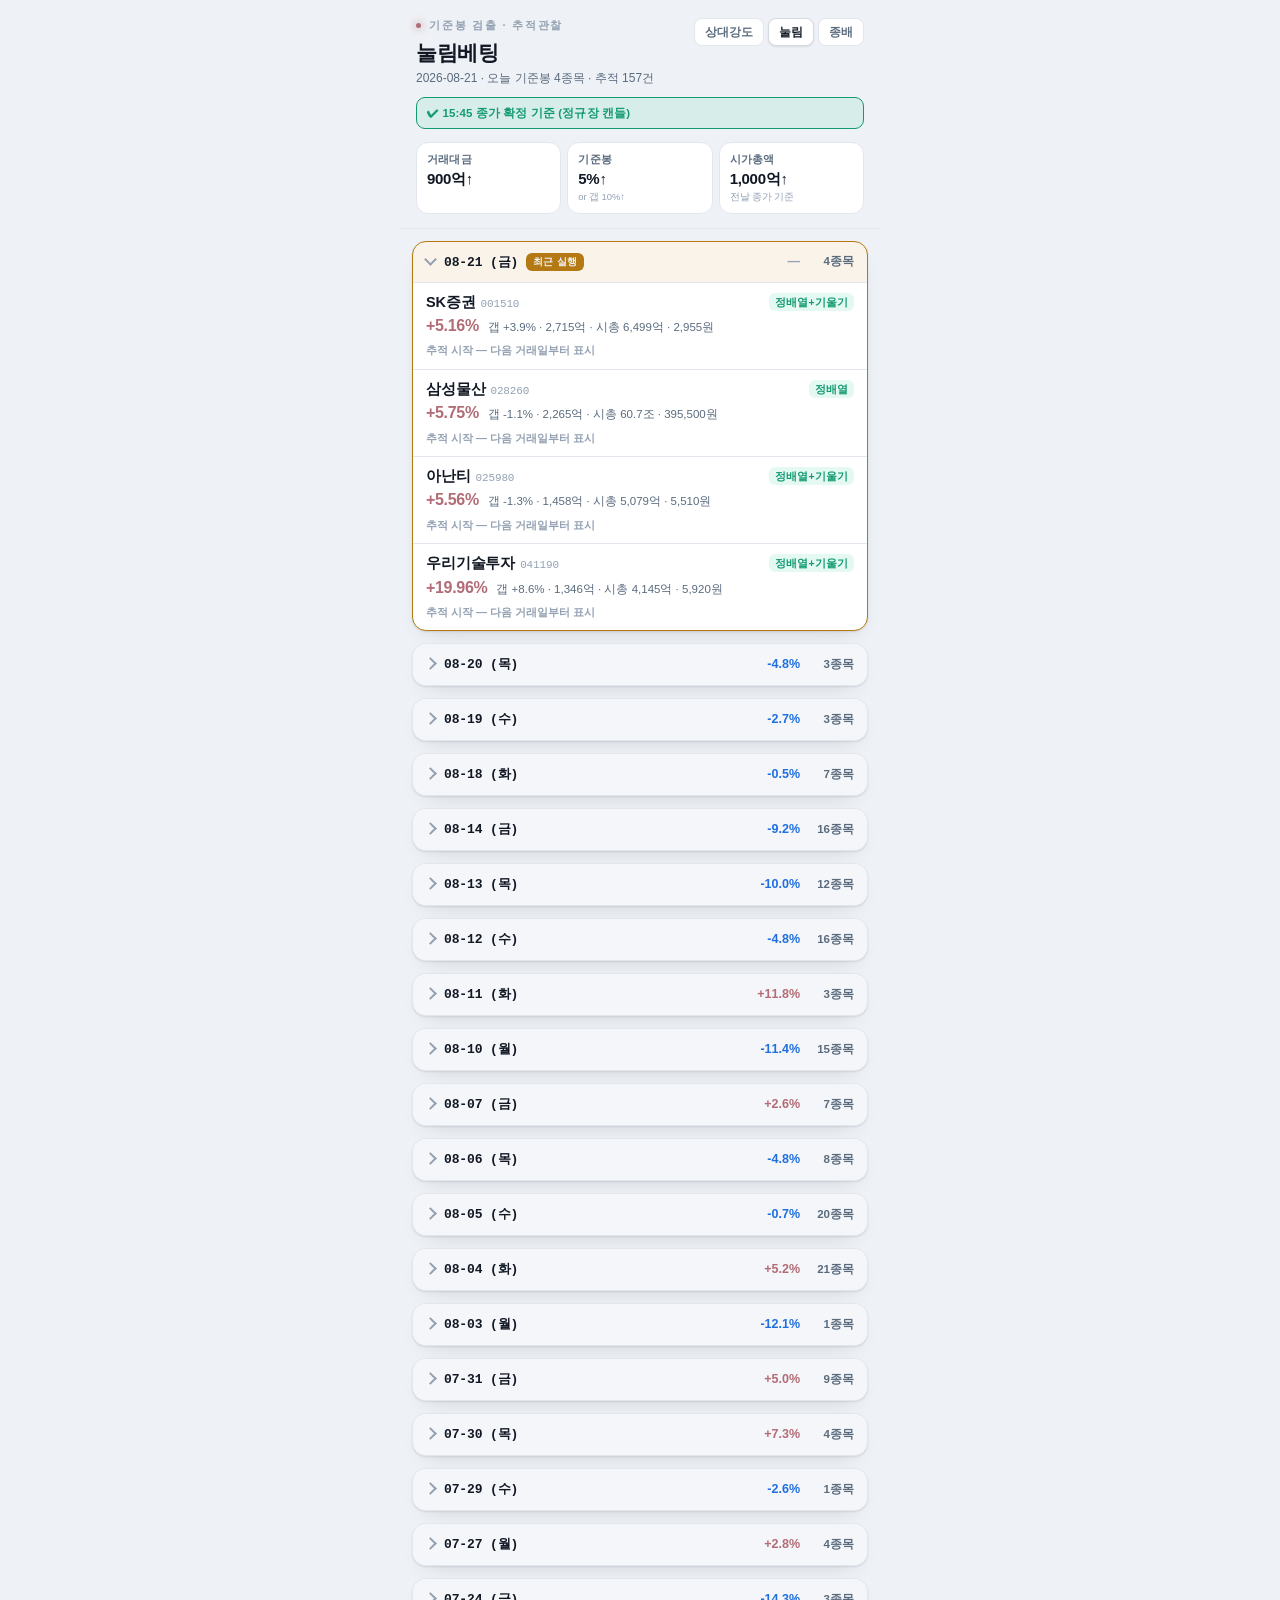
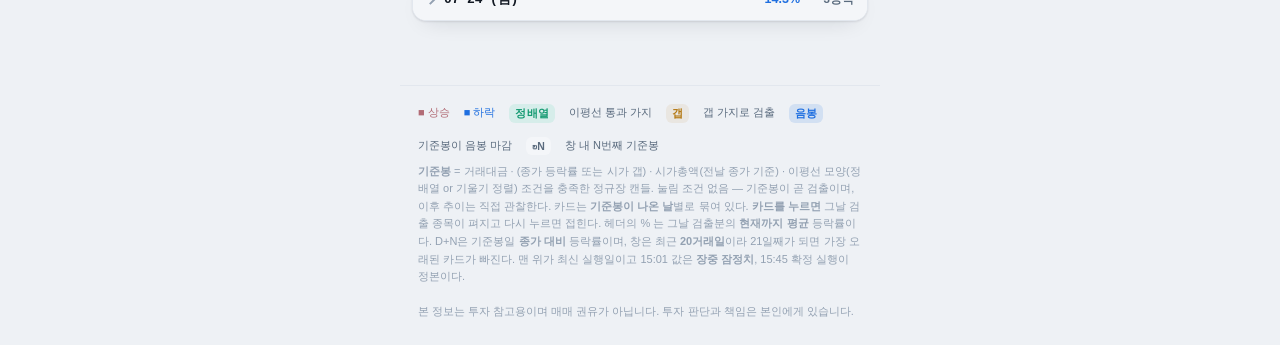
<file: eunhaengnamu.html>
<!doctype html>
<html lang="ko">
<head>
<meta charset="utf-8">
<meta name="viewport" content="width=device-width,initial-scale=1,viewport-fit=cover">
<meta name="color-scheme" content="dark light">
<title>눌림베팅</title>
<link rel="icon" href="data:image/svg+xml,<svg xmlns=%22http://www.w3.org/2000/svg%22 viewBox=%220 0 100 100%22><text y=%22.9em%22 font-size=%2290%22>🌳</text></svg>">
<!-- style.css 는 상대강도와 공유하는 기본 테마 — 읽기만 하고 수정하지 않는다.
     이 페이지 전용 규칙은 eunhaengnamu.css 에만 넣는다 (완전 독립 원칙). -->
<link rel="stylesheet" href="style.css">
<link rel="stylesheet" href="eunhaengnamu.css">
</head>
<body>
<div class="wrap">
  <header>
    <div class="hrow">
      <div class="htitle">
        <div class="eyebrow"><span class="dot"></span>기준봉 검출 · 추적관찰</div>
        <h1>눌림베팅</h1>
        <div class="meta" id="meta">불러오는 중…</div>
      </div>
      <!-- 세 페이지 모두 **3버튼 전체**를 보여준다 — 자기 버튼 포함
           (사용자 지시 2026-08-17). 같은 날 "자기 버튼은 필요없다"고 뺐다가
           되돌린 것이니, 다시 빼기 전에 사용자에게 확인할 것.
           자기 버튼은 class="on" + aria-current="page" 로 강조된다
           (style.css 의 .pagenav a.on — 세 페이지 공유, 지우지 말 것).
           라벨은 짧게 — 상대강도/눌림/종배. 페이지 제목(h1·title)은 눌림베팅. -->
      <nav class="pagenav" aria-label="페이지 선택">
        <a href="./">상대강도</a>
        <a class="on" href="./eunhaengnamu.html" aria-current="page">눌림</a>
        <a href="./jongbae.html">종배</a>
      </nav>
    </div>
    <div class="prov" id="prov" hidden></div>
    <div class="stats" id="stats"></div>
  </header>

  <main>
    <div class="warns" id="warns"></div>
    <div class="notice" id="notice" hidden></div>
    <div id="cards"></div>
  </main>

  <footer>
    <div class="leg">
      <span style="color:var(--up)">■ 상승</span>
      <span style="color:var(--down)">■ 하락</span>
      <span class="chip pv">정배열</span> 이평선 통과 가지
      <span class="chip rb">갭</span> 갭 가지로 검출
      <span class="chip dn">음봉</span> 기준봉이 음봉 마감
      <span class="chip rep">↻N</span> 창 내 N번째 기준봉
    </div>
    <b>기준봉</b> = 거래대금 · (종가 등락률 또는 시가 갭) · 시가총액(전날 종가 기준) ·
    이평선 모양(정배열 or 기울기 정렬) 조건을 충족한 정규장 캔들.
    눌림 조건 없음 — 기준봉이 곧 검출이며, 이후 추이는 직접 관찰한다.
    카드는 <b>기준봉이 나온 날</b>별로 묶여 있다. <b>카드를 누르면</b> 그날 검출 종목이
    펴지고 다시 누르면 접힌다. 헤더의 % 는 그날 검출분의 <b>현재까지 평균</b> 등락률이다.
    D+N은 기준봉일 <b>종가 대비</b> 등락률이며, 창은 최근 <b>20거래일</b>이라
    21일째가 되면 가장 오래된 카드가 빠진다.
    맨 위가 최신 실행일이고 15:01 값은 <b>장중 잠정치</b>, 15:45 확정 실행이 정본이다.
    <br><br>본 정보는 투자 참고용이며 매매 권유가 아닙니다. 투자 판단과 책임은 본인에게 있습니다.
  </footer>
</div>
<script src="eunhaengnamu.js"></script>
</body>
</html>
</file>
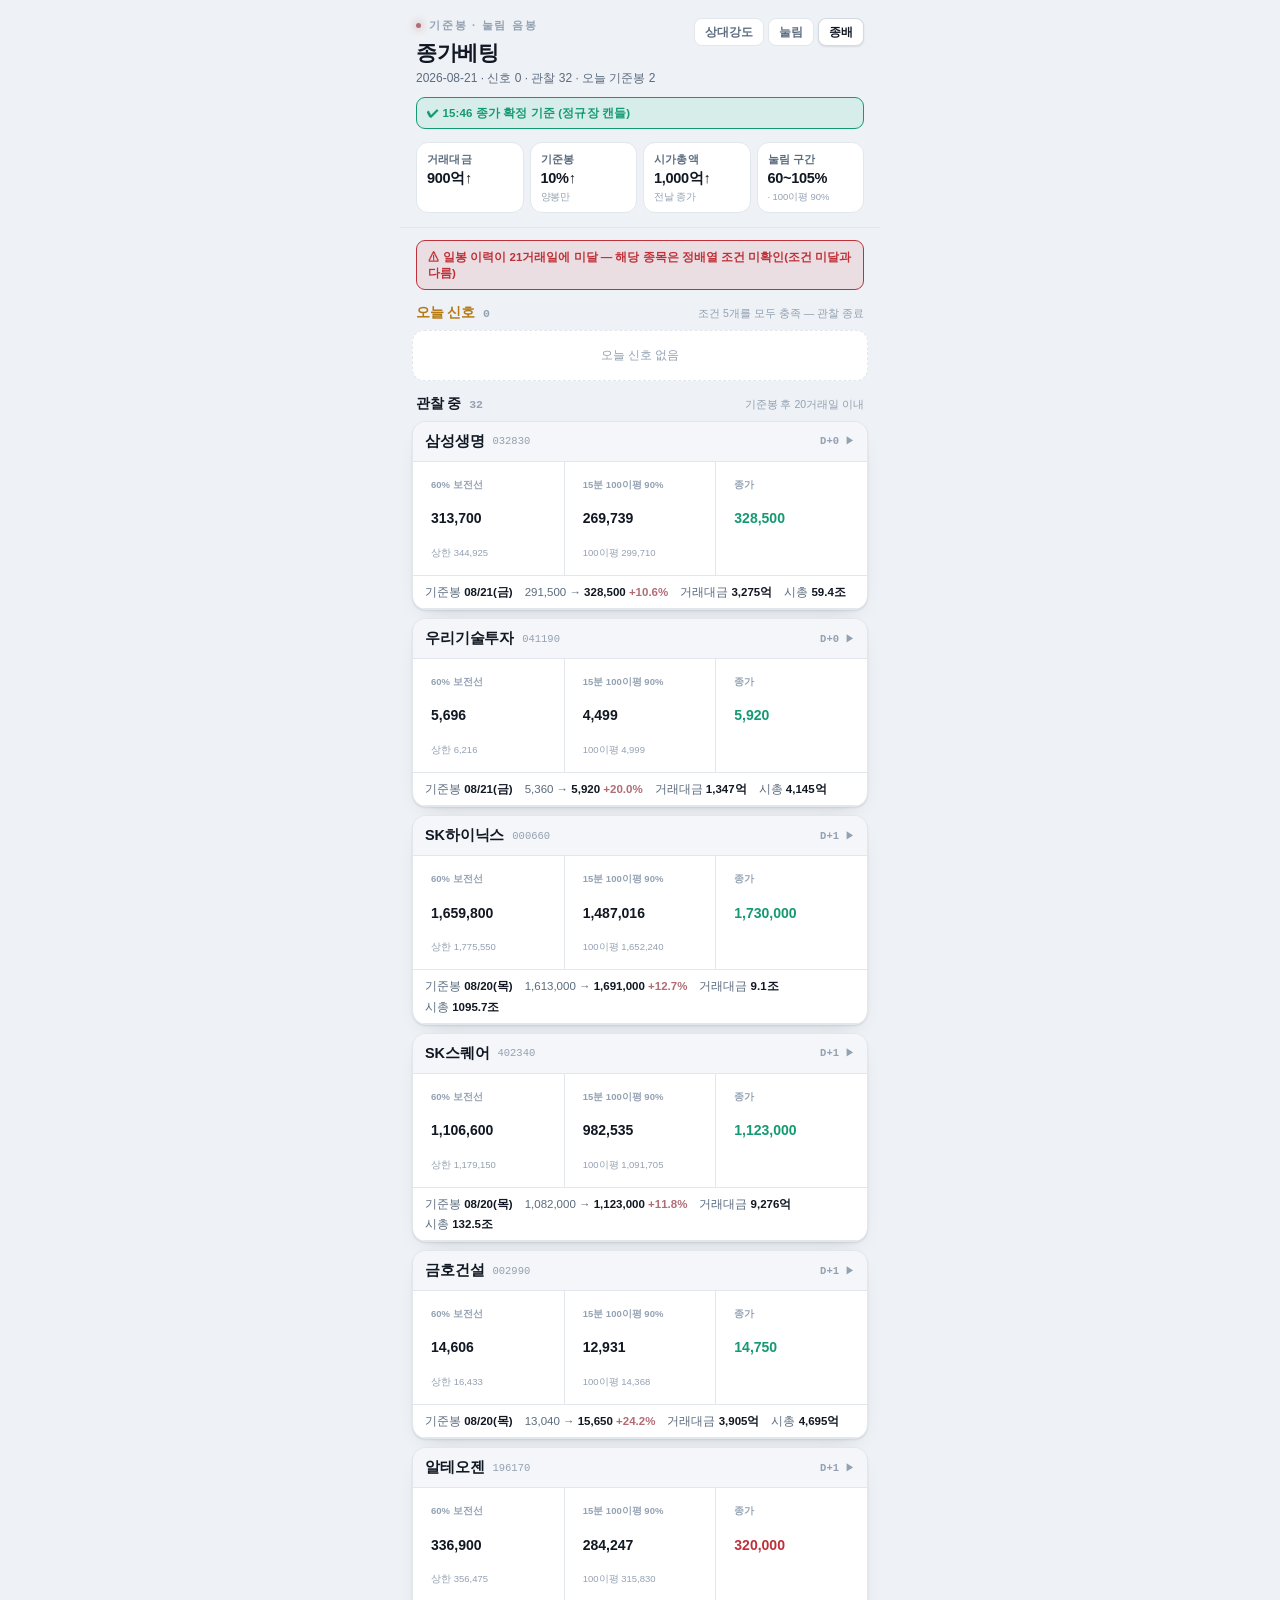
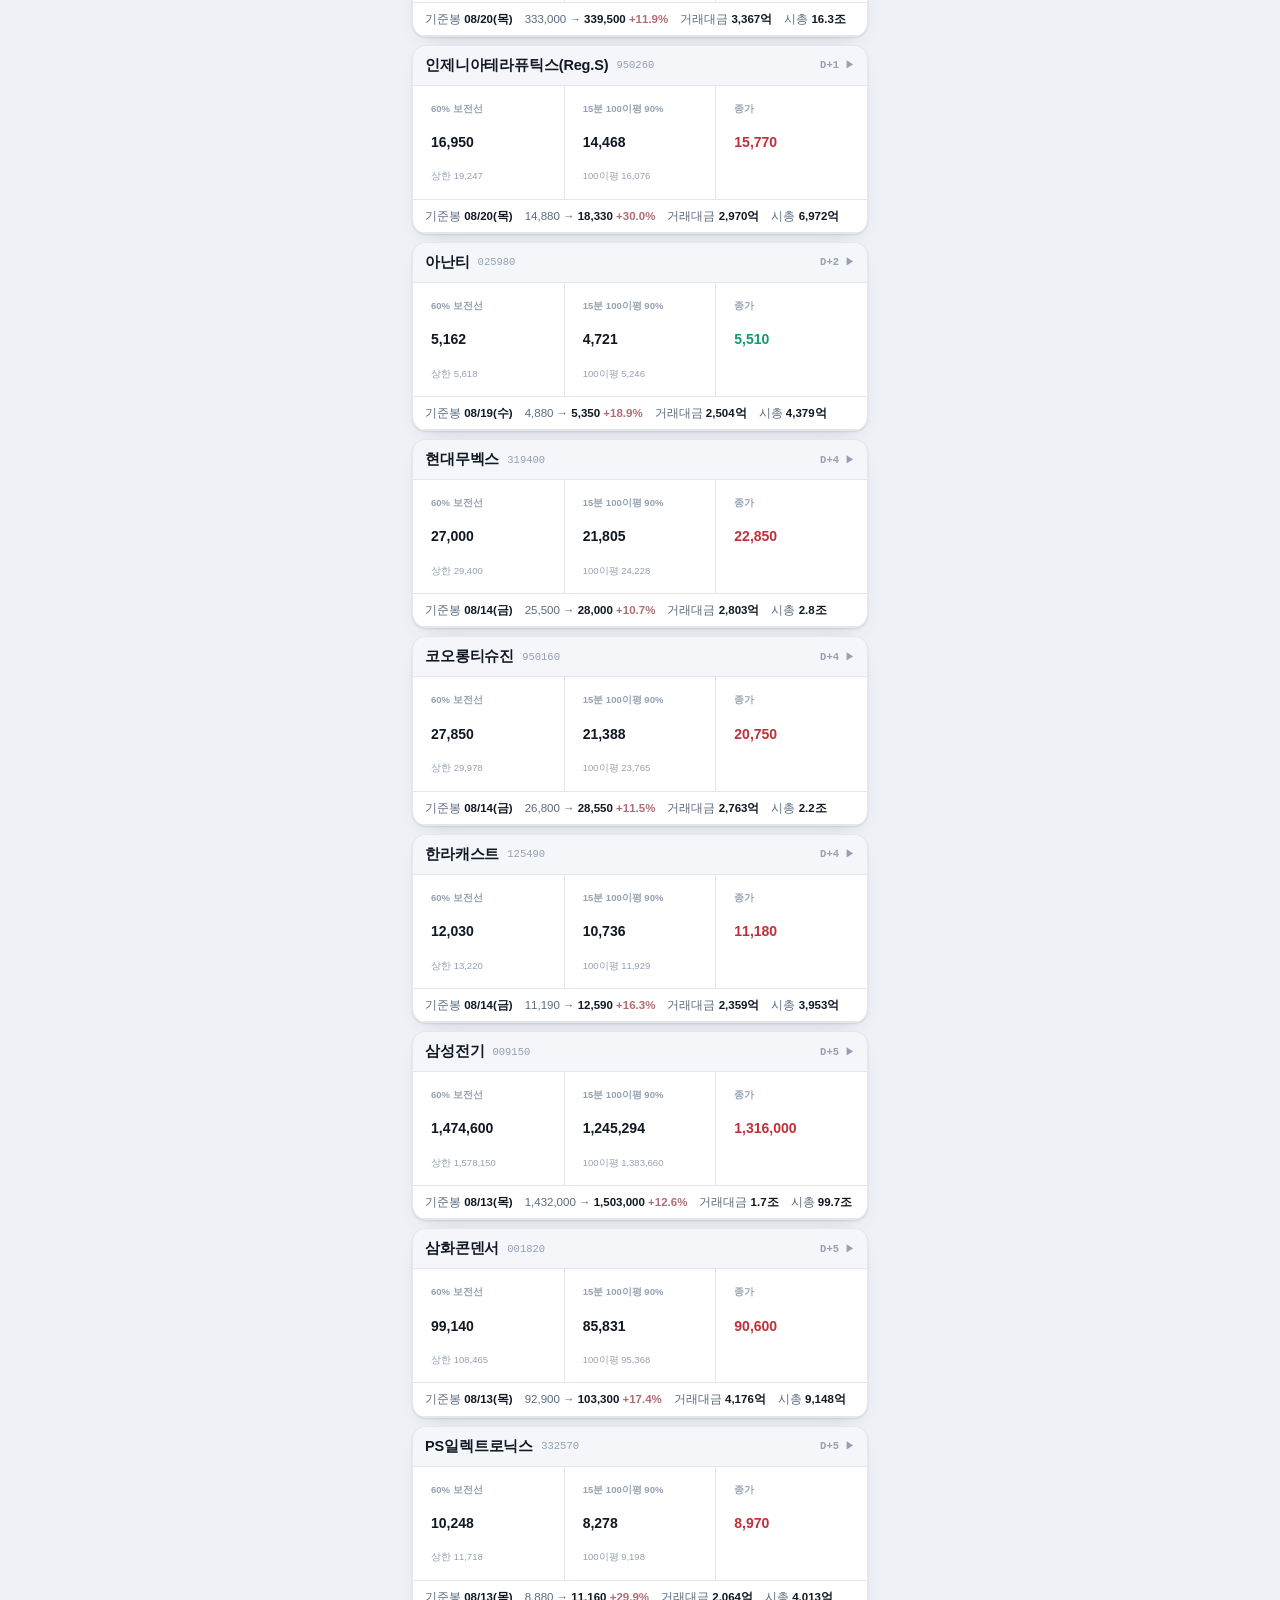
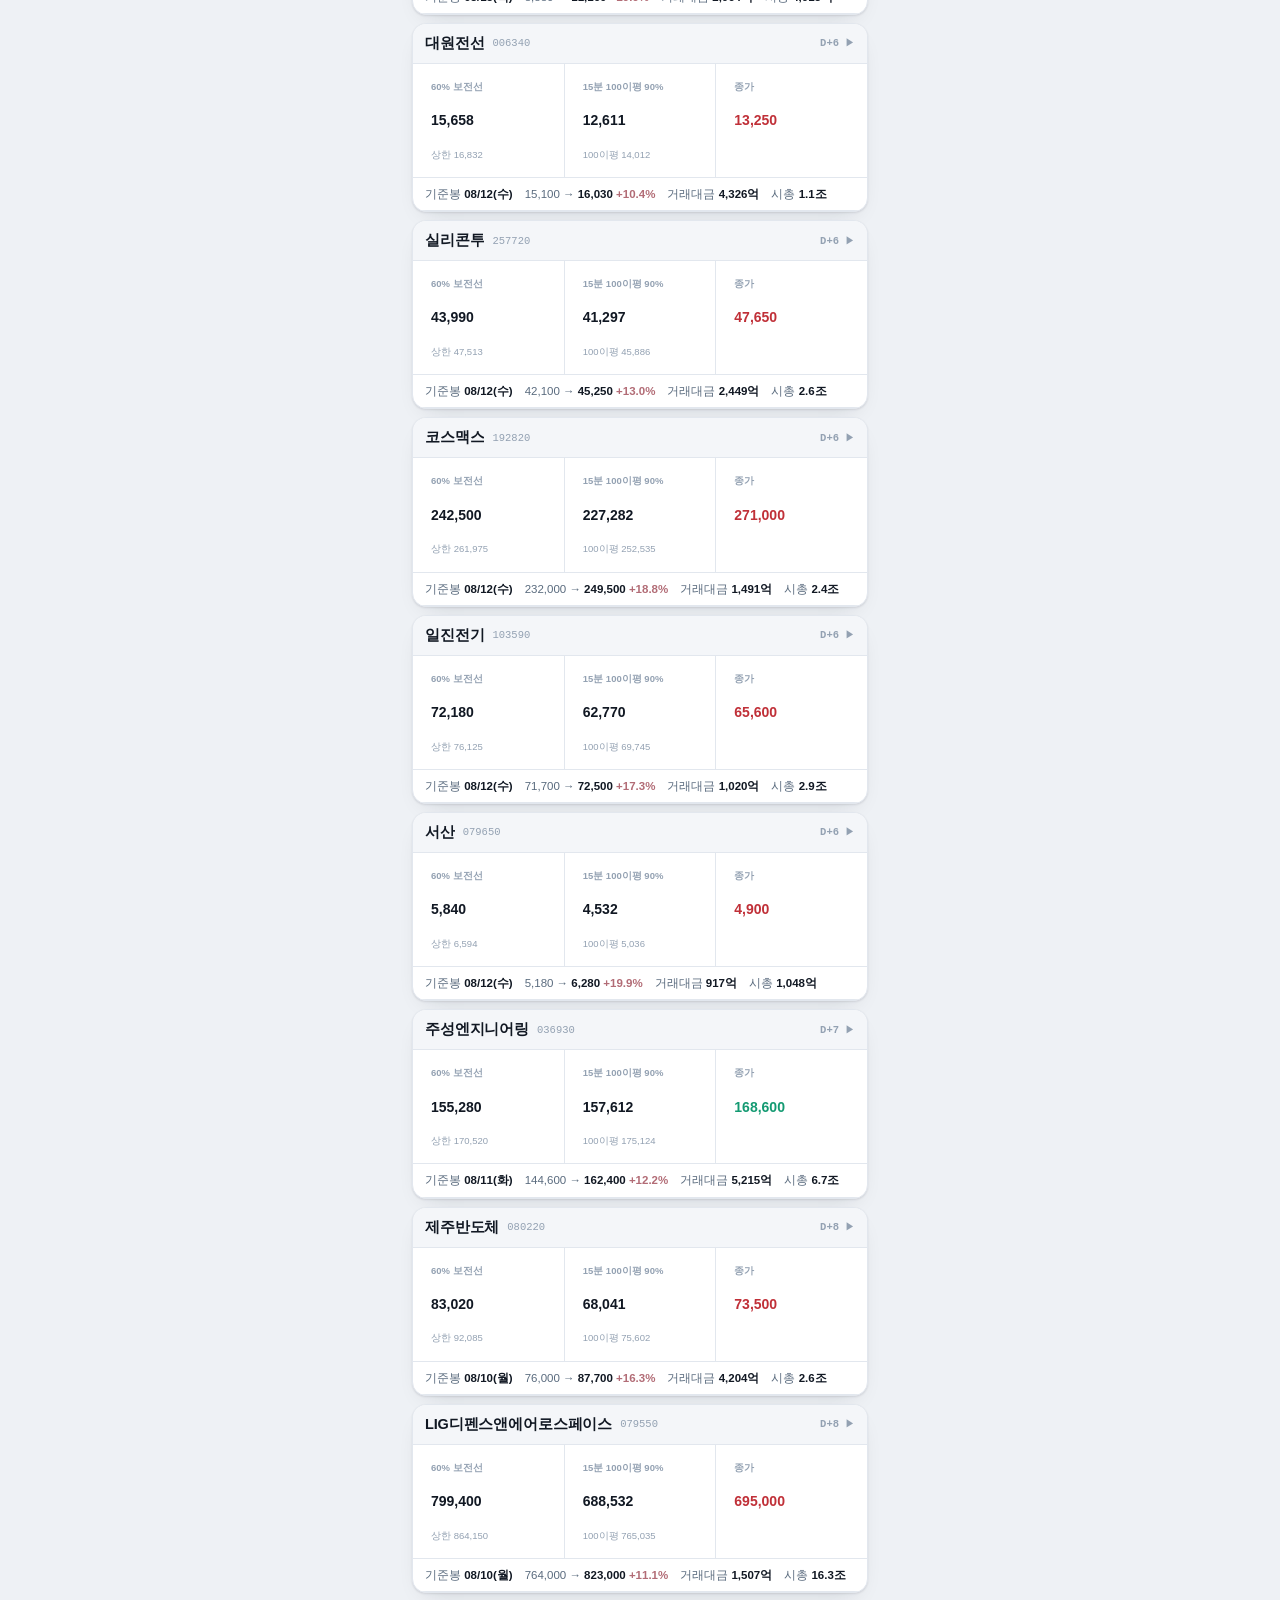
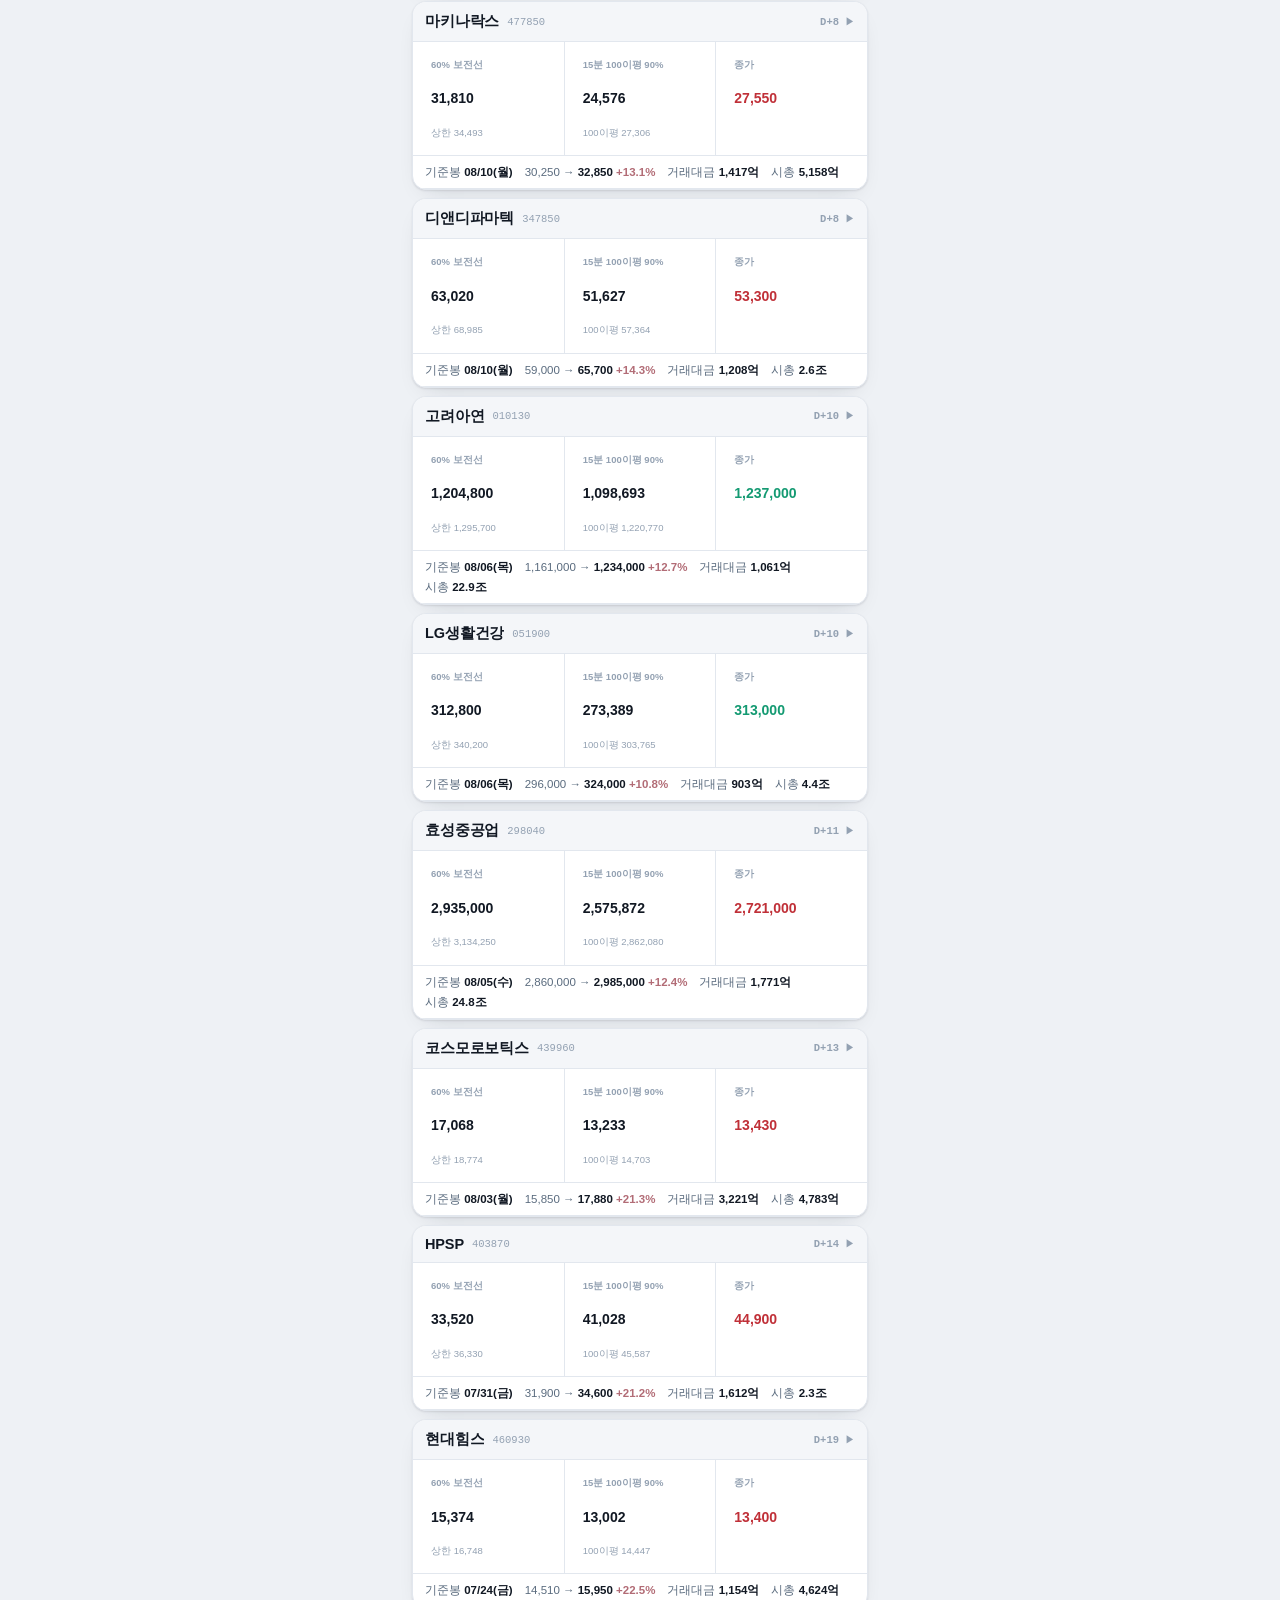
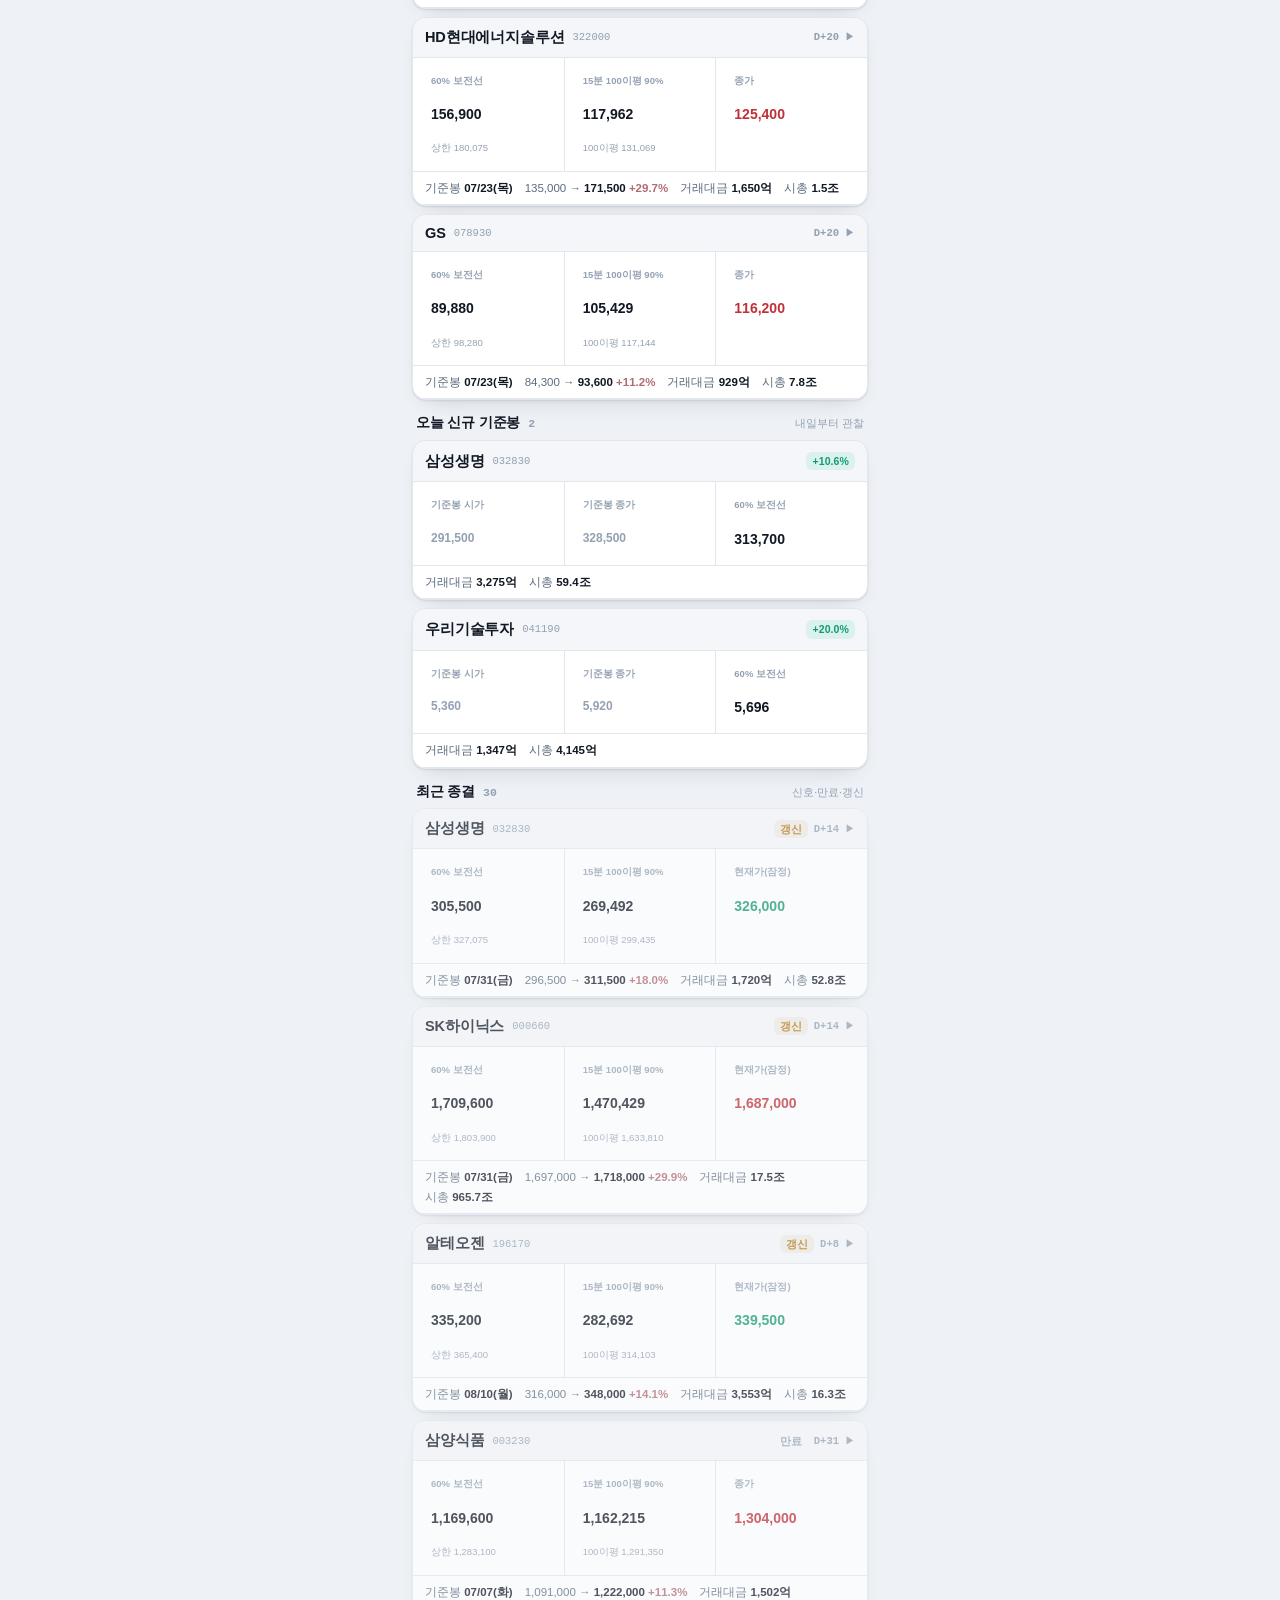
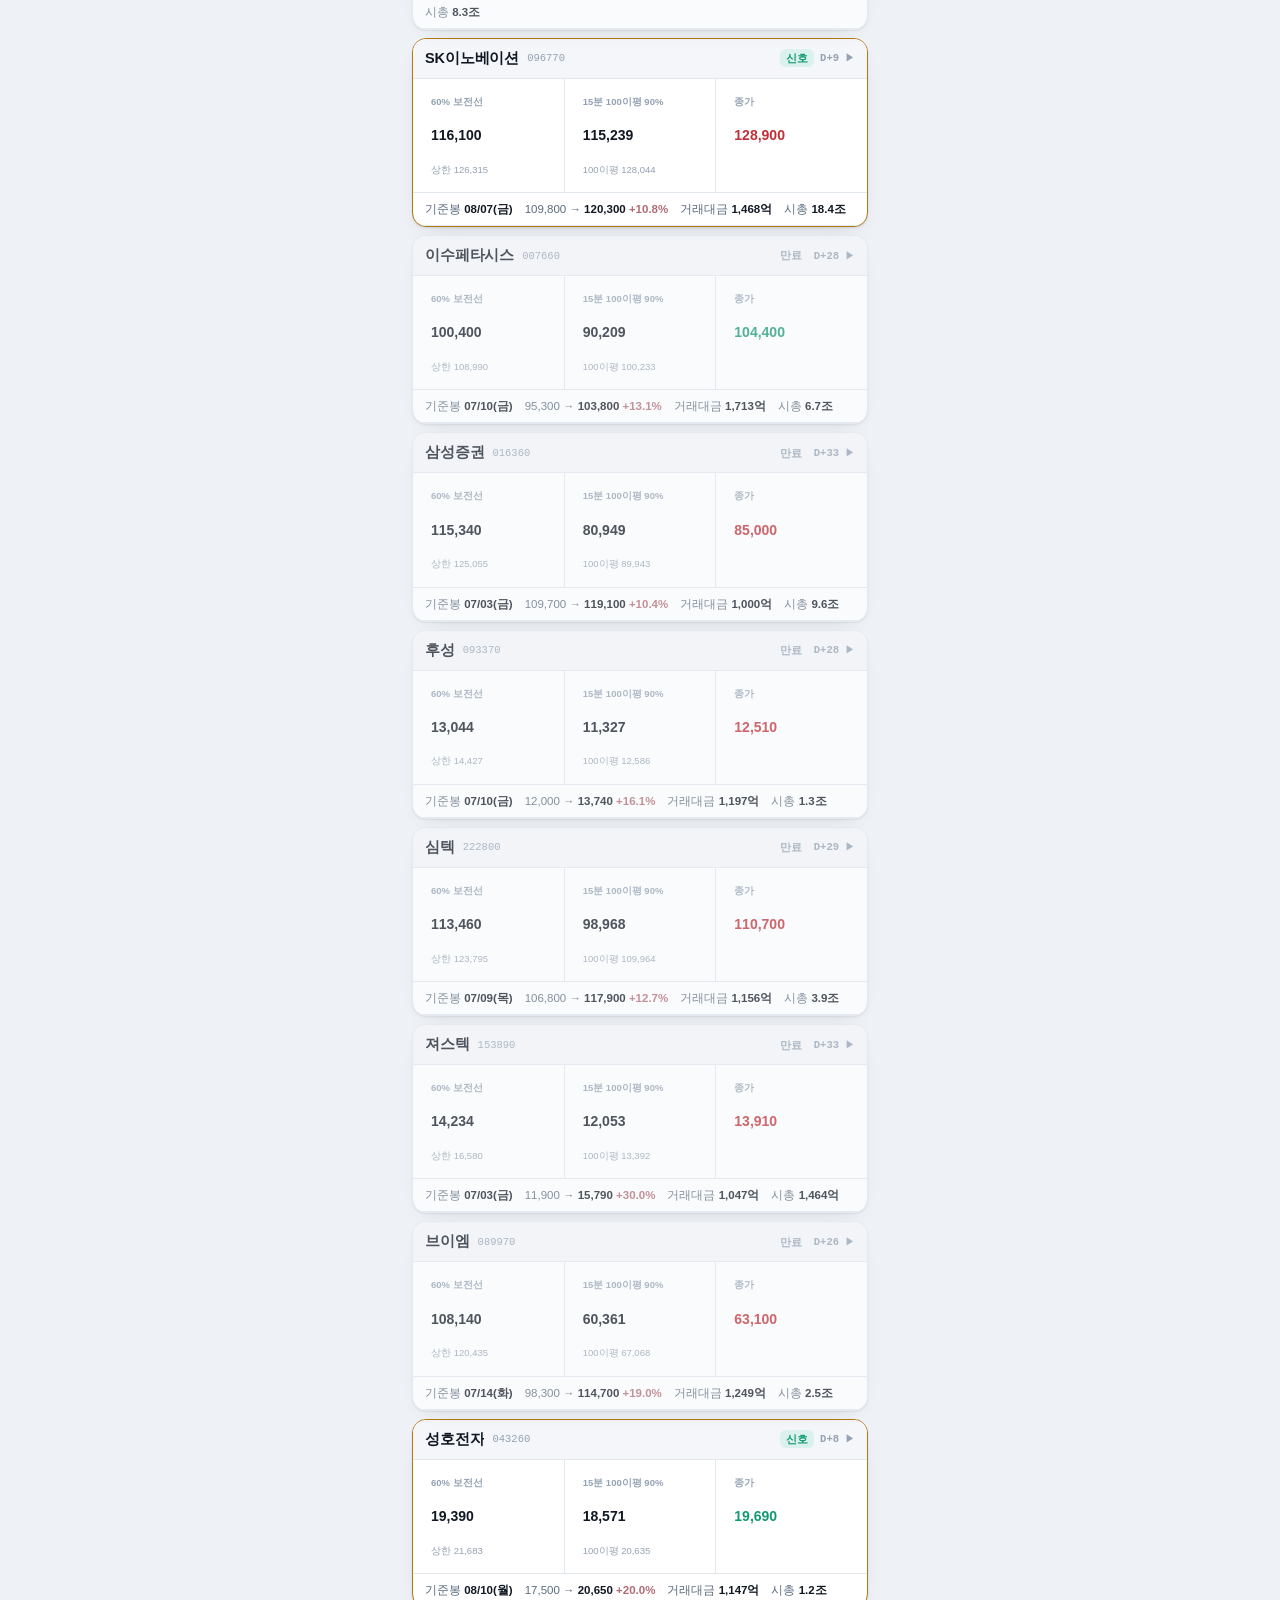
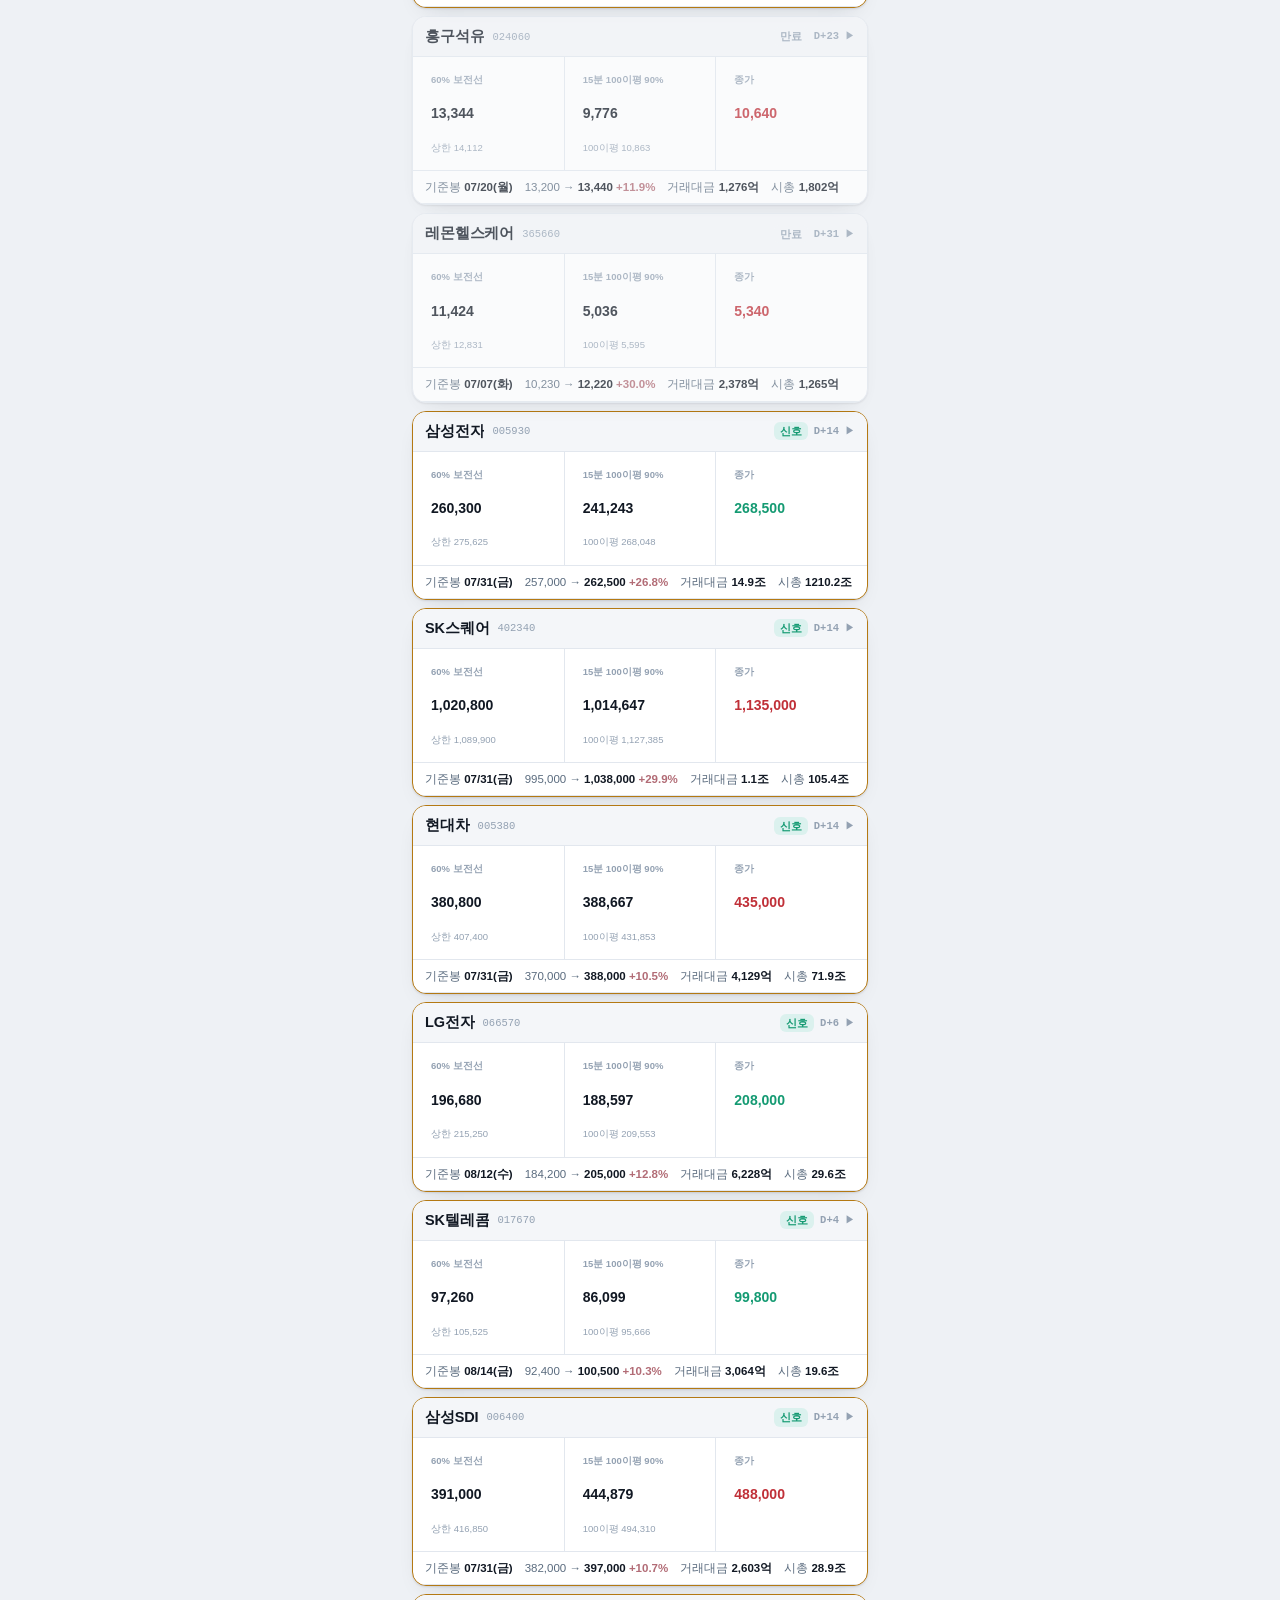
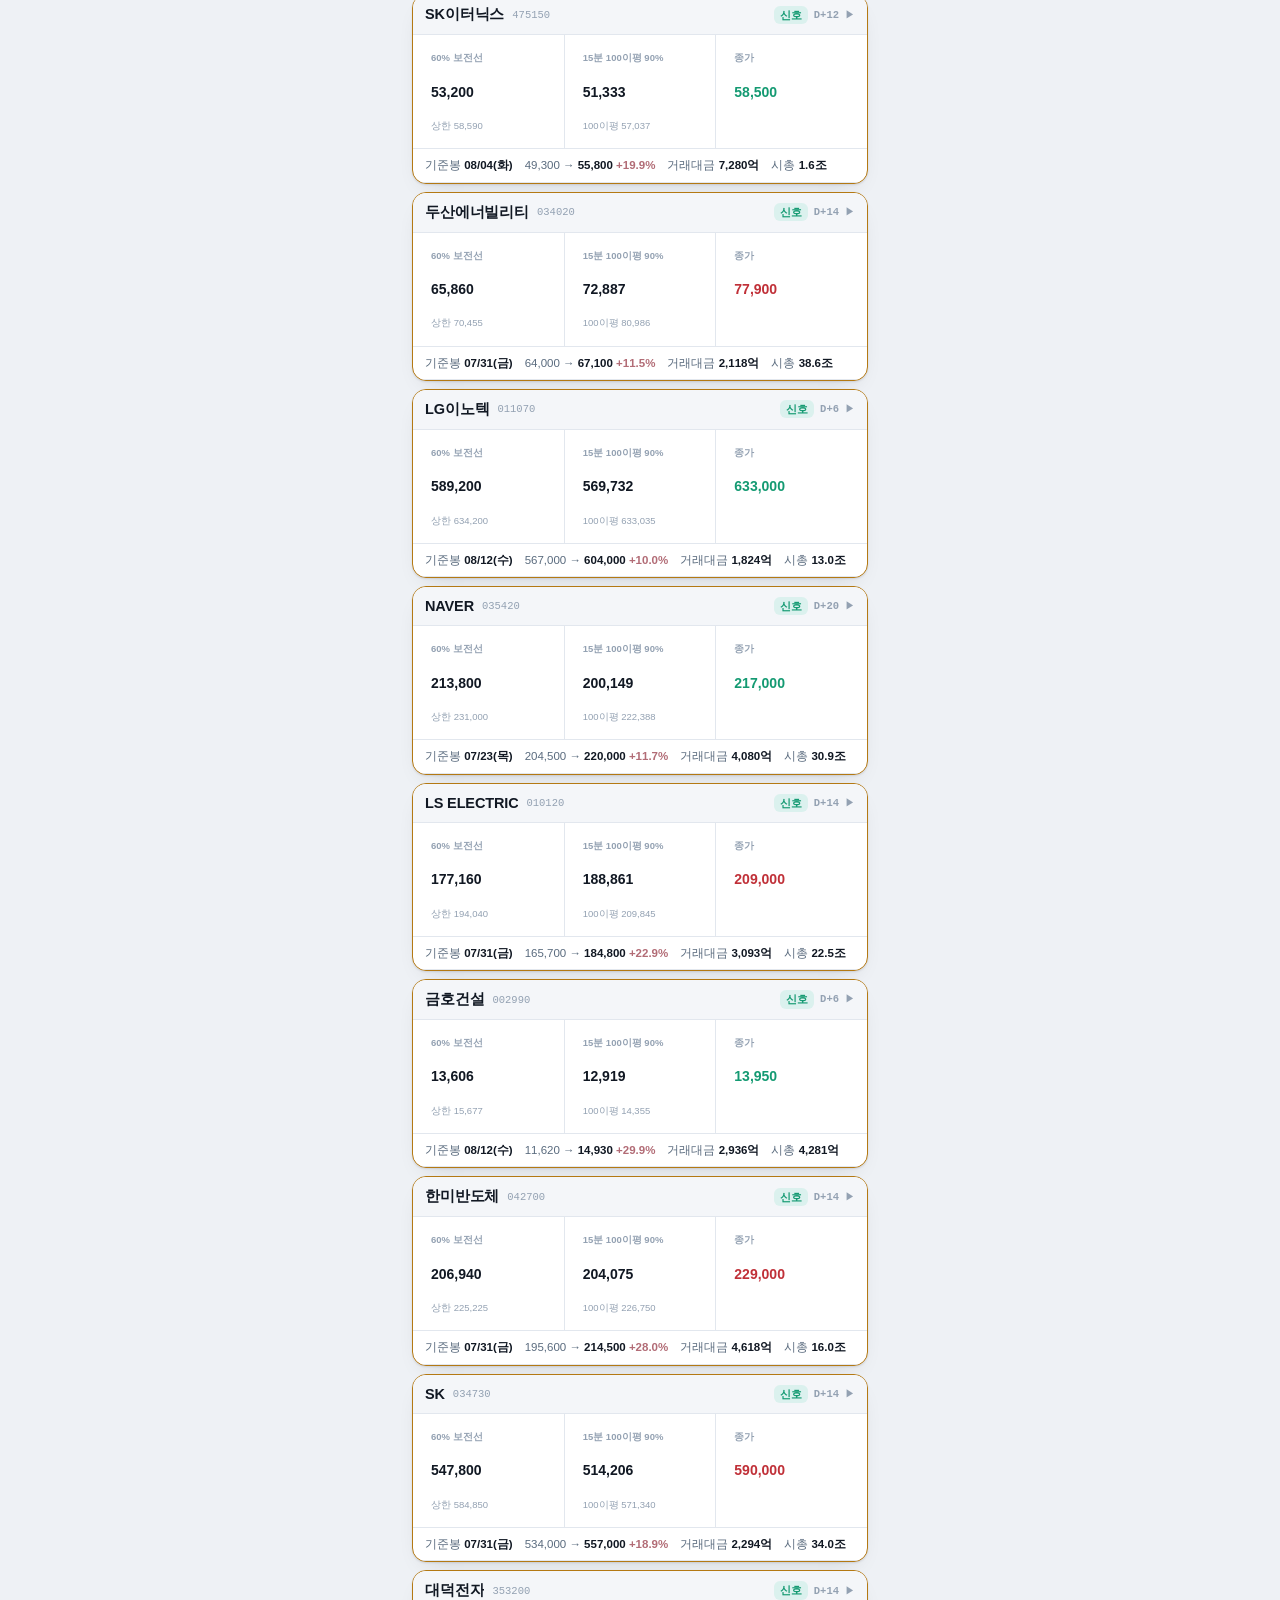
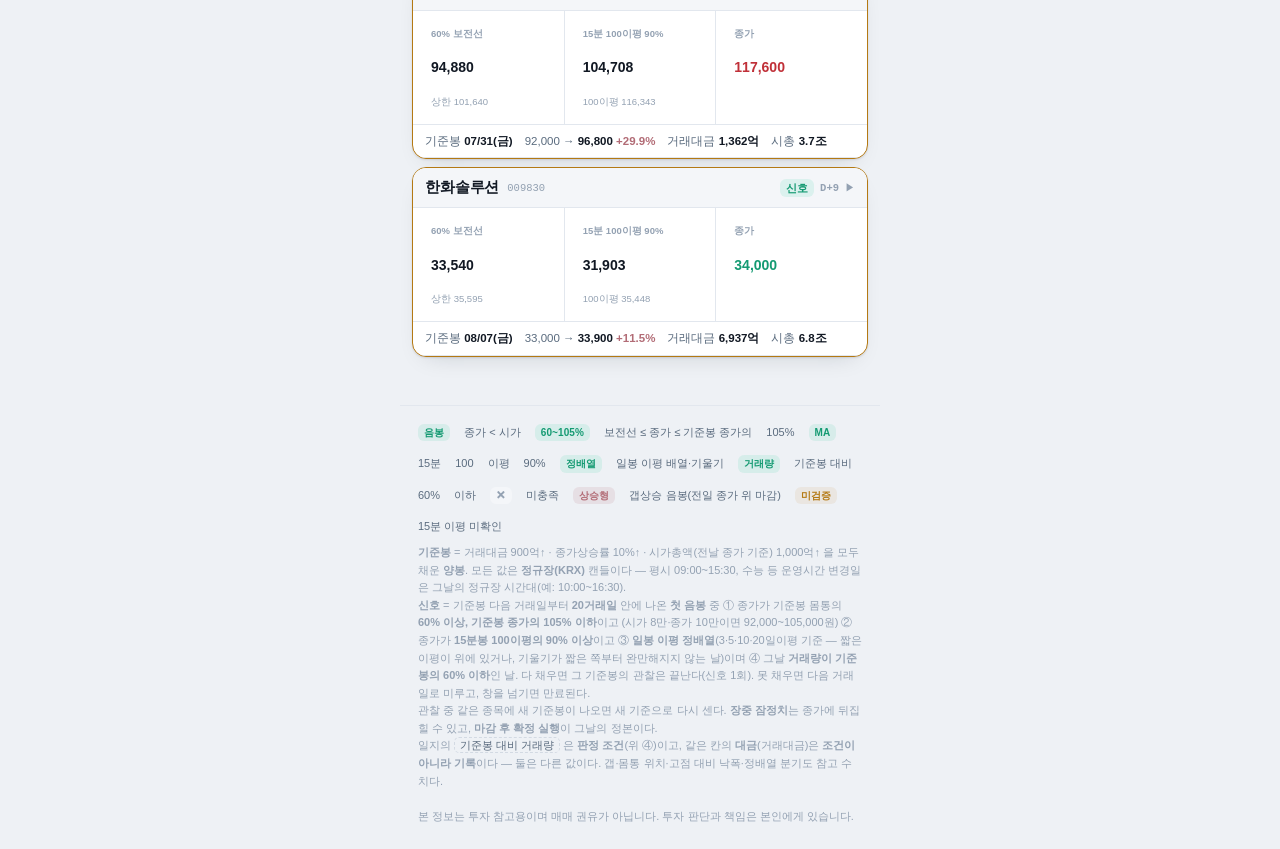
<file: jongbae.html>
<!doctype html>
<html lang="ko">
<head>
<meta charset="utf-8">
<meta name="viewport" content="width=device-width,initial-scale=1,viewport-fit=cover">
<meta name="color-scheme" content="dark light">
<title>종가베팅</title>
<link rel="icon" href="data:image/svg+xml,<svg xmlns=%22http://www.w3.org/2000/svg%22 viewBox=%220 0 100 100%22><text y=%22.9em%22 font-size=%2290%22>🎯</text></svg>">
<!-- style.css 는 상대강도·눌림베팅과 공유하는 기본 테마 — 읽기만 하고 수정하지 않는다.
     이 페이지 전용 규칙은 jongbae.css 에만 넣는다 (완전 독립 원칙). -->
<link rel="stylesheet" href="style.css">
<link rel="stylesheet" href="jongbae.css">
</head>
<body>
<div class="wrap">
  <header>
    <div class="hrow">
      <div class="htitle">
        <div class="eyebrow"><span class="dot"></span>기준봉 · 눌림 음봉</div>
        <h1>종가베팅</h1>
        <div class="meta" id="meta">불러오는 중…</div>
      </div>
      <!-- 내비: 라벨은 짧게 통일하고 **3버튼(자기 버튼 포함)을 유지**한다.
           ⚠ 이력 — 2026-08-17 하루에 두 번 바뀌었다. ①"자기 페이지에 자기 버튼은
           불필요"로 종배 버튼 삭제 → ②사용자가 결정을 되돌려 **3버튼 복구**가 최종이다
           (상대강도 세션 경유, docs\내비_자기버튼제거_요청.md 의 철회 안내).
           **다시 지우지 말 것** — 지우려면 사용자 지시를 새로 받아야 한다.
           현재 페이지 강조는 style.css 의 .pagenav a.on + aria-current 가 담당한다
           (그 규칙을 죽은 코드로 보고 정리하지 않은 것이 결과적으로 맞았다).
           360px 실측: 3버튼이면 내비가 2줄, 제목 겹침·가로스크롤 없음. -->
      <nav class="pagenav" aria-label="페이지 선택">
        <a href="./">상대강도</a>
        <a href="./eunhaengnamu.html">눌림</a>
        <a class="on" href="./jongbae.html" aria-current="page">종배</a>
      </nav>
    </div>
    <div class="prov" id="prov" hidden></div>
    <div class="stats" id="stats"></div>
  </header>

  <main>
    <div class="warns" id="warns"></div>
    <div class="notice" id="notice" hidden></div>
    <div id="sections"></div>
  </main>

  <!-- ⚠ 조건 수치는 여기 적지 않는다. data-c 스팬을 jongbae.js 가 criteria(그 실행이
       실제로 쓴 값)로 채운다 — 문구에 숫자를 박으면 .env 를 바꾼 날 화면이 거짓말을
       한다. 실행 시각도 적지 않는다: 지연 개장일엔 두 실행이 모두 밀리거나 잠정이
       아예 없다(시장달력_공유노트 §3-1 고정 문구 금지). -->
  <footer>
    <div class="leg">
      <span class="chip ok">음봉</span> 종가 &lt; 시가
      <span class="chip ok"><span data-c="band">—</span></span> 보전선 ≤ 종가 ≤ 기준봉 종가의
      <span data-c="cap">—</span>
      <span class="chip ok">MA</span> 15분 <span data-c="man">—</span>이평
      <span data-c="mafloor">—</span>
      <span class="chip ok">정배열</span> 일봉 이평 배열·기울기
      <span class="chip ok">거래량</span> 기준봉 대비 <span data-c="vratio2">—</span> 이하
      <span class="chip miss">✕</span> 미충족
      <span class="chip rb">상승형</span> 갭상승 음봉(전일 종가 위 마감)
      <span class="chip warn">미검증</span> 15분 이평 미확인
    </div>
    <b>기준봉</b> = 거래대금 <span data-c="value">—</span>↑ ·
    종가상승률 <span data-c="rise">—</span>↑ · 시가총액(전날 종가 기준)
    <span data-c="mcap">—</span>↑ 을 모두 채운 <b>양봉</b>.
    모든 값은 <b>정규장(KRX)</b> 캔들이다 — 평시 09:00~15:30, 수능 등 운영시간
    변경일은 그날의 정규장 시간대(예: 10:00~16:30).<br>
    <b>신호</b> = 기준봉 다음 거래일부터 <b><span data-c="days">—</span>거래일</b> 안에
    나온 <b>첫 음봉</b> 중 ① 종가가 기준봉 몸통의
    <b><span data-c="keep2">—</span> 이상, 기준봉 종가의
    <span data-c="cap2">—</span> 이하</b>이고
    (시가 8만·종가 10만이면 <span data-c="exlo">—</span>~<span data-c="exhi">—</span>원)
    ② 종가가 <b>15분봉 <span data-c="man2">—</span>이평의
    <span data-c="mafloor2">—</span> 이상</b>이고
    ③ <b>일봉 이평 정배열</b>(<span data-c="align">—</span>일이평 기준 —
    짧은 이평이 위에 있거나, 기울기가 짧은 쪽부터 완만해지지 않는 날)이며
    ④ 그날 <b>거래량이 기준봉의 <span data-c="vratio">—</span> 이하</b>인 날.
    다 채우면 그 기준봉의 관찰은 끝난다(신호 1회).
    못 채우면 다음 거래일로 미루고, 창을 넘기면 만료된다.<br>
    관찰 중 같은 종목에 새 기준봉이 나오면 새 기준으로 다시 센다.
    <b>장중 잠정치</b>는 종가에 뒤집힐 수 있고, <b>마감 후 확정 실행</b>이 그날의 정본이다.<br>
    일지의 <span class="vsample">기준봉 대비 거래량</span> 은 <b>판정 조건</b>(위 ④)이고,
    같은 칸의 <b>대금</b>(거래대금)은 <b>조건이 아니라 기록</b>이다 — 둘은 다른 값이다.
    갭·몸통 위치·고점 대비 낙폭·정배열 분기도 참고 수치다.
    <br><br>본 정보는 투자 참고용이며 매매 권유가 아닙니다. 투자 판단과 책임은 본인에게 있습니다.
  </footer>
</div>
<script src="jongbae.js"></script>
</body>
</html>
</file>
<file: style.css>
/* 코스피200 상대강도 대시보드 — 모바일 우선, 다크 기본·라이트 자동 */
:root{
  --bg:#0e1218; --surface:#161c25; --surface-2:#1e2733; --raised:#232e3c;
  --border:#26303d; --border-2:#313e4f;
  --text:#e7edf5; --dim:#94a3b6; --faint:#5f6f82;
  --up:#d69ba1; --up-dim:#d69ba130; --up-track:#d69ba122;
  --down:#3b93ff; --down-dim:#3b93ff33; --down-track:#3b93ff24;
  --gold:#e3a63c; --gold-dim:#e3a63c1f;
  --new:#2ecc9a;
  --loss:#e0565e; --loss-dim:#e0565e26;
  --shadow:0 1px 0 #ffffff08 inset, 0 8px 24px -12px #000000cc;
  --mono:"SF Mono",ui-monospace,"Menlo","Consolas",monospace;
  --sans:-apple-system,BlinkMacSystemFont,"Apple SD Gothic Neo","Malgun Gothic","Noto Sans KR","Segoe UI",sans-serif;
}
@media (prefers-color-scheme:light){
  :root{
    --bg:#eef1f5; --surface:#ffffff; --surface-2:#f4f6f9; --raised:#ffffff;
    --border:#e2e7ee; --border-2:#d3dae3;
    --text:#111823; --dim:#5a6b7e; --faint:#93a1b2;
    --up:#b26c76; --up-dim:#b26c7622; --up-track:#b26c761a;
    --down:#1f6fe0; --down-dim:#1f6fe022; --down-track:#1f6fe016;
    --gold:#b47913; --gold-dim:#b4791316;
    --new:#149a72;
    --loss:#c03038; --loss-dim:#c0303818;
    --shadow:0 1px 2px #1118231a, 0 10px 24px -14px #11182333;
  }
}
*{box-sizing:border-box;margin:0;padding:0}
body{background:var(--bg);color:var(--text);font-family:var(--sans);
  -webkit-font-smoothing:antialiased;line-height:1.4;
  font-variant-numeric:tabular-nums}
.num{font-variant-numeric:tabular-nums;font-feature-settings:"tnum" 1}
.wrap{max-width:480px;margin:0 auto;min-height:100vh;
  background:var(--bg);position:relative}
a{color:inherit;text-decoration:none}
[hidden]{display:none!important}

/* header */
header{background:var(--bg);
  padding:18px 16px 14px;border-bottom:1px solid var(--border)}
/* 제목(좌) + 페이지 전환(우) — 좌우 분할이라 링크가 늘어도 절대 겹치지 않는다 */
.hrow{display:flex;align-items:flex-start;gap:10px}
.htitle{flex:1;min-width:0}
/* 페이지 전환 — 링크가 늘면 우측에서 줄바꿈되며 아래로 자란다 */
.pagenav{flex:none;display:flex;flex-wrap:wrap;justify-content:flex-end;gap:4px;
  max-width:50%}
.pagenav a{font-size:11.5px;font-weight:700;padding:5px 10px;border-radius:8px;
  border:1px solid var(--border);background:var(--surface);color:var(--dim);
  white-space:nowrap;transition:background .12s,color .12s,border-color .12s}
.pagenav a:hover{background:var(--raised);color:var(--text)}
.pagenav a.on{background:var(--raised);color:var(--text);border-color:var(--border-2);
  box-shadow:var(--shadow)}
.pagenav a:focus-visible{outline:2px solid var(--gold);outline-offset:2px}
.eyebrow{font-size:11px;letter-spacing:.16em;text-transform:uppercase;
  color:var(--faint);font-weight:700;display:flex;gap:8px;align-items:center}
.eyebrow .dot{width:5px;height:5px;border-radius:50%;background:var(--up);
  box-shadow:0 0 8px var(--up)}
h1{font-size:21px;font-weight:800;letter-spacing:-.02em;margin:5px 0 2px}
.meta{font-size:12px;color:var(--dim)}
.stats{display:grid;grid-template-columns:repeat(auto-fit,minmax(0,1fr));
  gap:6px;margin-top:13px}  /* 창 개수만큼 균등 분할 — 항상 1줄 (3창 대응) */
.stats:empty{display:none}
.stat{background:var(--surface);border:1px solid var(--border);
  border-radius:12px;padding:9px 10px;position:relative;overflow:hidden}
.stat .k{font-size:10.5px;color:var(--dim);font-weight:600;letter-spacing:.02em;
  white-space:nowrap;overflow:hidden;text-overflow:ellipsis}
.stat .v{font-size:19px;font-weight:800;letter-spacing:-.02em;margin-top:2px;
  white-space:nowrap}
.stat .cap{font-size:10px;color:var(--faint);margin-top:1px;white-space:nowrap;
  overflow:hidden;text-overflow:ellipsis}
.stat.down .v{color:var(--down)} .stat.up .v{color:var(--up)}

/* controls — 헤더는 스크롤되고 버튼은 상단 고정 */
.controls{position:sticky;top:0;z-index:16;background:var(--bg);
  border-bottom:1px solid var(--border);
  box-shadow:0 8px 16px -14px #00000099;padding-bottom:7px}
.seg{display:flex;gap:4px;padding:7px 16px 0;align-items:center}
.seg .glabel{flex:0 0 46px;font-size:10.5px;font-weight:700;color:var(--faint);
  letter-spacing:.02em}
.seg button{flex:1;appearance:none;border:1px solid transparent;
  background:var(--surface);color:var(--dim);font-family:inherit;
  font-size:13px;font-weight:700;padding:9px 4px;border-radius:10px;
  cursor:pointer;transition:background .15s,color .15s,border-color .15s}
.seg.dir button[aria-selected="true"]{background:var(--raised)}
.seg.dir button[data-d="강세"][aria-selected="true"]{color:var(--up);border-color:var(--up-dim)}
.seg.dir button[data-d="약세"][aria-selected="true"]{color:var(--down);border-color:var(--down-dim)}
.seg button[aria-selected="true"]{background:var(--raised);color:var(--text);
  border-color:var(--border-2);box-shadow:var(--shadow)}

/* 상태 안내 (휴장·지연·오류·로딩 실패) */
.notice{margin:14px 16px;padding:14px 15px;border:1px solid var(--border);
  border-radius:12px;background:var(--surface);color:var(--dim);
  font-size:13px;line-height:1.55}
.notice b{color:var(--text)}
.notice.warn{border-color:var(--gold);background:var(--gold-dim)}
.notice.warn b{color:var(--gold)}

/* list — 시세표형 줄 리스트 (카드 없음, 얇은 구분선) */
main{padding:0 0 40px}
.lead{display:flex;justify-content:space-between;align-items:baseline;gap:8px;
  padding:11px 16px 9px;color:var(--dim);font-size:12px;
  background:var(--surface-2);border-bottom:1px solid var(--border)}
.lead b{color:var(--text);font-weight:700;font-size:13px}
.lead .hint{font-size:10.5px;color:var(--faint);text-align:right;flex:none}
.sortbar{display:flex;gap:5px;align-items:center;padding:8px 16px;
  border-bottom:1px solid var(--border)}
.sortbar:empty{display:none}
.sortbar .lab{color:var(--faint);font-weight:700;font-size:11px;margin-right:2px}
.sortbar button{appearance:none;border:1px solid var(--border);background:var(--surface);
  color:var(--dim);font-family:inherit;font-size:11.5px;font-weight:700;
  padding:5px 11px;border-radius:8px;cursor:pointer;transition:background .12s,color .12s}
.sortbar button[aria-selected="true"]{background:var(--raised);color:var(--text);
  border-color:var(--border-2)}
ul{list-style:none;display:block}
.row{display:block;padding:9px 16px 8px;position:relative;
  border-bottom:1px solid var(--border);transition:background .12s}
.row:hover,.row:active{background:var(--surface)}
.row .top{display:flex;align-items:center;gap:9px}
.rank{font-family:var(--mono);font-size:12px;color:var(--faint);
  font-weight:600;width:18px;text-align:right;flex:none}
.rank.tier{color:var(--gold)}
.name{font-weight:700;font-size:15px;letter-spacing:-.01em;
  overflow:hidden;text-overflow:ellipsis;white-space:nowrap;flex:1;min-width:0}
.name .code{font-family:var(--mono);font-size:11px;color:var(--faint);
  font-weight:500;margin-left:5px}
.chips{display:flex;gap:4px;flex:none}
.chip{font-size:10.5px;font-weight:700;padding:2px 6px;border-radius:6px;
  letter-spacing:.01em;white-space:nowrap;line-height:1.35}
.chip.fire{background:var(--gold-dim);color:var(--gold)}
.chip.v{background:var(--surface-2);color:var(--dim)}
.chip.star{background:var(--surface-2);color:var(--gold)}
.chip.new{background:#2ecc9a1f;color:var(--new)}
.chip.loss{background:var(--loss-dim);color:var(--loss)}
.metrics{display:flex;align-items:baseline;gap:12px;margin:5px 0 3px;
  padding-left:27px}
.rs{font-size:18px;font-weight:800;letter-spacing:-.02em;font-variant-numeric:tabular-nums}
.rs.p{color:var(--up)} .rs.n{color:var(--down)} .rs.none{color:var(--faint)}
.rs .u{font-size:11px;font-weight:600;color:var(--faint);margin-left:1px}
.sub2{font-size:12px;color:var(--dim);font-variant-numeric:tabular-nums}
/* 재무 서브라인 (2026-07-23) — 흐린 소형, 신고가 근접(-5% 이내)은 금색 */
.fund{display:flex;gap:10px;padding-left:27px;margin:2px 0 3px;
  font-size:11px;color:var(--faint);font-variant-numeric:tabular-nums;white-space:nowrap}
.fund b{font-weight:600;color:var(--dim)}
.fund .hot{color:var(--gold);font-weight:700}
.fund .neg{color:var(--loss);font-weight:600}
.bar{height:3px;border-radius:2px;margin:5px 0 0 27px;overflow:hidden;
  background:var(--surface-2)}
.bar i{display:block;height:100%;border-radius:2px}
.bar i.p{background:linear-gradient(90deg,var(--up-track),var(--up))}
.bar i.n{background:linear-gradient(90deg,var(--down-track),var(--down))}
.bar i.g{background:linear-gradient(90deg,var(--gold-dim),var(--gold))}
/* tier row — 거래대금·일자·돌파 고정 컬럼 정렬 */
.top .rs{flex:none;font-size:14px}
.tierrow .big{font-size:16px;font-weight:800;color:var(--gold);
  letter-spacing:-.02em;white-space:nowrap}
.tierrow .metrics{display:grid;grid-template-columns:116px 66px auto;
  column-gap:8px;align-items:baseline;padding-left:27px;margin:4px 0 3px}
.tierrow .metrics .sub2{white-space:nowrap;overflow:hidden;text-overflow:ellipsis}
.brk{color:var(--gold);font-weight:700}
.empty{text-align:center;color:var(--faint);padding:28px;font-size:13px}

footer{padding:18px 18px calc(24px + env(safe-area-inset-bottom));
  color:var(--faint);font-size:11px;line-height:1.6;border-top:1px solid var(--border)}
footer .leg{display:flex;gap:14px;flex-wrap:wrap;margin-bottom:8px;color:var(--dim)}
footer .leg span{white-space:nowrap}
@media (prefers-reduced-motion:reduce){*{transition:none!important}}
</file>
<file: eunhaengnamu.css>
/* 눌림베팅(구 종가베팅) 전용 규칙 — v2 일자별 카드 (2026-08-09).
   style.css(상대강도와 공유하는 기본 테마)는 수정하지 않는다 — 완전 독립 원칙.
   여기에는 style.css 에 없는 것만 넣는다. */

/* 잠정/확정 배지 — 종가 미확정 상태가 화면에서 사라지면 안 된다 (상시 노출) */
.prov{margin-top:10px;padding:7px 10px;border-radius:9px;font-size:11.5px;
  font-weight:700;letter-spacing:.01em;
  background:var(--gold-dim);color:var(--gold);border:1px solid var(--gold);
  display:flex;align-items:center;gap:6px}
/* 15:45 확정 실행 뒤에는 경고가 아니라 확정 표시로 바뀐다 */
.prov.final{background:#2ecc9a1f;color:var(--new);border-color:var(--new)}

/* 조건 카드 — style.css 의 .stat .v 는 19px 숫자용이라 우리 문구엔 크다.
   3칸 균등 분할이라 360px 화면에서 칸당 쓸 수 있는 폭이 85px 남짓인데
   .stat 에 overflow:hidden, .v 에 nowrap 이 걸려 있어 넘치면 조용히 잘린다
   (2026-08-03 실측). style.css 는 공유라 못 고치므로 여기서만 줄인다. */
.stat .v{font-size:15px}
.stat .cap{font-size:9.5px;letter-spacing:-.01em}
@media (max-width:379px){
  .stat{padding:8px 7px}
  .stat .k{font-size:10px}
  .stat .v{font-size:13.5px;letter-spacing:-.03em}
}

/* 경고 줄 (순위 조회 실패, 네이버 불일치 등) */
.warns{margin:12px 16px 0;display:flex;flex-direction:column;gap:6px}
.warns:empty{display:none}
.warns div{font-size:11.5px;font-weight:600;padding:8px 11px;border-radius:9px;
  background:var(--loss-dim);color:var(--loss);border:1px solid var(--loss)}

/* ── 일자별 카드 ──────────────────────────────────────────────────── */
.daycard{margin:12px 12px 0;border:1px solid var(--border);border-radius:14px;
  background:var(--surface);overflow:hidden;box-shadow:var(--shadow)}
.daycard:last-child{margin-bottom:24px}
/* 오늘 카드는 테두리로 구분 — 맨 위에 온다 */
.daycard.today{border-color:var(--gold);background:var(--raised)}

/* 카드 헤더 = 접기/펴기 버튼. 20개 카드 × 종목 10~20개라 기본은 접어 둔다. */
.dhead{display:flex;align-items:center;gap:8px;width:100%;
  padding:11px 13px;text-align:left;cursor:pointer;
  appearance:none;-webkit-appearance:none;border:0;border-radius:0;
  font-family:inherit;color:inherit;
  background:var(--surface-2);border-bottom:1px solid var(--border);
  transition:background .12s}
.dhead:hover{background:var(--raised)}
.dhead:focus-visible{outline:2px solid var(--gold);outline-offset:-2px}
.daycard.today .dhead{background:var(--gold-dim)}
.daycard.today .dhead:hover{background:var(--gold-dim);filter:brightness(1.15)}
/* 접힌 카드는 아래 테두리가 필요 없다 */
.dhead[aria-expanded="false"]{border-bottom-color:transparent}

/* 펼침 표시 — 접힘 ▶ / 펼침 ▼ */
.dchev{flex:none;width:9px;height:9px;border-right:2px solid var(--faint);
  border-bottom:2px solid var(--faint);transform:rotate(-45deg);
  margin:0 1px 2px 0;transition:transform .15s}
.dhead[aria-expanded="true"] .dchev{transform:rotate(45deg);margin-bottom:4px}

.dhead .ddate{font-family:var(--mono);font-size:13px;font-weight:700;
  color:var(--text);letter-spacing:-.01em}
.dhead .dtag{font-size:10px;font-weight:800;padding:2px 7px;border-radius:6px;
  background:var(--gold);color:var(--bg);letter-spacing:.02em}
/* 접힌 채로도 그날을 가늠할 수 있게 — 현재까지 평균 등락률 + 종목 수.
   두 값 모두 **고정폭 우측정렬**이라 카드가 바뀌어도 세로로 줄이 맞는다.
   슬롯을 비우지 않는 이유: 값이 없다고 빼면 다음 카드의 숫자가 옆으로 밀린다. */
.dhead .dsum{margin-left:auto;display:flex;align-items:baseline;gap:10px;
  font-variant-numeric:tabular-nums;white-space:nowrap;flex:none}
.dhead .dsum b{font-size:12.5px;font-weight:800;
  min-width:54px;text-align:right}
.dhead .dsum .p{color:var(--up)} .dhead .dsum .n{color:var(--down)}
.dhead .dsum .z{color:var(--faint)}
.dhead .dcount{font-size:11.5px;font-weight:700;color:var(--dim);
  min-width:44px;text-align:right}
/* 날짜는 늘어나고 배지는 고정 — 숫자 열이 밀리지 않게 */
.dhead .ddate{flex:none}
.dhead .dtag{flex:none}

.dlist{list-style:none;display:block}
.drow{padding:9px 13px 10px;border-bottom:1px solid var(--border)}
.drow:last-child{border-bottom:0}
.drow .top{display:flex;align-items:center;gap:8px}
.drow .name{font-weight:700;font-size:14.5px;letter-spacing:-.01em;flex:1;
  min-width:0;overflow:hidden;text-overflow:ellipsis;white-space:nowrap}
.drow .chips{display:flex;gap:4px;flex:none;flex-wrap:wrap;justify-content:flex-end}

/* 기준봉 한 줄 — 등락률(큰 글씨) + 부가 지표 */
.bline{display:flex;align-items:baseline;gap:9px;margin-top:3px;
  font-variant-numeric:tabular-nums}
.bline .rs{font-size:16px;font-weight:800;letter-spacing:-.02em;flex:none}
.bline .sub2{font-size:11.5px;color:var(--dim);overflow:hidden;
  text-overflow:ellipsis;white-space:nowrap}

/* 이후 추이 — D+N 칩. 좁은 화면에서 줄바꿈되며 아래로 자란다 */
.perf{display:flex;flex-wrap:wrap;gap:4px 6px;margin-top:6px;
  font-variant-numeric:tabular-nums}
.perf.none{font-size:11px;color:var(--faint);font-weight:600}
.perf .pd{display:inline-flex;align-items:baseline;gap:3px;font-size:11px;
  background:var(--surface-2);border-radius:6px;padding:2px 6px}
.daycard.today .perf .pd{background:var(--surface)}
.perf .pd i{font-style:normal;color:var(--faint);font-size:9.5px;font-weight:700}
.perf .pd b{font-weight:700}
.perf .pext{font-size:11px;color:var(--faint);margin-left:auto;
  white-space:nowrap;align-self:center}
.perf .p{color:var(--up)} .perf .n{color:var(--down)} .perf .z{color:var(--faint)}

/* 검출 배지 */
.chip.pv{background:#2ecc9a1f;color:var(--new)}        /* 이평선 통과 가지 */
.chip.rb{background:var(--gold-dim);color:var(--gold)} /* 갭 가지로 검출 */
.chip.dn{background:var(--down-dim);color:var(--down)} /* 기준봉이 음봉 */
.chip.rep{background:var(--surface-2);color:var(--dim)}

.empty{text-align:center;color:var(--faint);padding:36px 24px;font-size:13px;
  line-height:1.7}
</file>
<file: jongbae.css>
/* 종가베팅 전용 규칙 — style.css(상대강도·눌림베팅과 공유하는 기본 테마)는
   읽기만 하고 수정하지 않는다. 여기에는 style.css 에 없는 것만 넣는다. */

/* 잠정/확정 배지 — 종가 미확정 상태가 화면에서 흐려지면 안 된다 (항시 노출) */
.prov{margin-top:10px;padding:7px 10px;border-radius:9px;font-size:11.5px;
  font-weight:700;letter-spacing:.01em;
  background:var(--gold-dim);color:var(--gold);border:1px solid var(--gold);
  display:flex;align-items:center;gap:6px}
.prov.final{background:#2ecc9a1f;color:var(--new);border-color:var(--new)}

/* 조건 카드 — style.css 의 .stat .v(19px)는 4칸 균등분할에서 잘린다 */
.stat .v{font-size:14.5px}
.stat .cap{font-size:9.5px;letter-spacing:-.01em}
@media (max-width:379px){
  .stat{padding:8px 6px}
  .stat .k{font-size:9.5px}
  .stat .v{font-size:12.5px;letter-spacing:-.03em}
}

/* 경고 줄 */
.warns{margin:12px 16px 0;display:flex;flex-direction:column;gap:6px}
.warns:empty{display:none}
.warns div{font-size:11.5px;font-weight:600;padding:8px 11px;border-radius:9px;
  background:var(--loss-dim);color:var(--loss);border:1px solid var(--loss)}

/* ── 섹션 ────────────────────────────────────────────────────────── */
.sec{margin:14px 12px 0}
.sec-h{display:flex;align-items:baseline;gap:8px;padding:0 4px 7px}
.sec-h b{font-size:13.5px;font-weight:800;letter-spacing:-.01em}
.sec-h .n{font-family:var(--mono);font-size:11.5px;color:var(--faint);font-weight:700}
.sec-h .hint{margin-left:auto;font-size:10.5px;color:var(--faint)}
.sec.hot .sec-h b{color:var(--gold)}
.sec .empty{padding:16px;font-size:12px;color:var(--faint);text-align:center;
  border:1px dashed var(--border);border-radius:12px;background:var(--surface)}

/* ── 종목 카드 ───────────────────────────────────────────────────── */
.card{border:1px solid var(--border);border-radius:14px;background:var(--surface);
  overflow:hidden;box-shadow:var(--shadow);margin-bottom:8px}
.card.sig{border-color:var(--gold);background:var(--raised)}
.card.done{opacity:.72}

.chead{display:flex;align-items:center;gap:8px;width:100%;padding:10px 12px;
  text-align:left;cursor:pointer;appearance:none;-webkit-appearance:none;border:0;
  font-family:inherit;color:inherit;background:var(--surface-2);
  border-bottom:1px solid var(--border);transition:background .12s}
.chead:hover{background:var(--raised)}
.chead:focus-visible{outline:2px solid var(--gold);outline-offset:-2px}
.chead .nm{font-weight:800;font-size:14.5px;letter-spacing:-.01em;
  overflow:hidden;text-overflow:ellipsis;white-space:nowrap;min-width:0}
.chead .cd{font-family:var(--mono);font-size:10.5px;color:var(--faint);flex:none}
.chead .rt{margin-left:auto;display:flex;align-items:center;gap:6px;flex:none}
.chead .dn{font-family:var(--mono);font-size:10.5px;color:var(--faint);font-weight:700}
.chead .arw{font-size:10px;color:var(--faint);transition:transform .15s}
.card.open .chead .arw{transform:rotate(90deg)}

/* 매수 레벨 — 이 화면의 핵심. 두 하한선과 현재 종가를 나란히 */
.lv{display:grid;grid-template-columns:1fr 1fr 1fr;gap:1px;background:var(--border);
  border-bottom:1px solid var(--border)}
.lv div{background:var(--surface);padding:8px 9px}
.card.sig .lv div{background:var(--raised)}
.lv .k{font-size:9.5px;color:var(--faint);font-weight:700;white-space:nowrap}
.lv .v{font-size:14px;font-weight:800;font-variant-numeric:tabular-nums;
  margin-top:2px;white-space:nowrap}
.lv .v.ok{color:var(--new)} .lv .v.no{color:var(--loss)}
.lv .v.dim{color:var(--faint);font-size:12px}
/* 레벨 칸 부제 — 하한선 아래에 이평선 원값을 같이 보여준다(HTS 대조용) */
.lv .cap{font-size:9.5px;color:var(--faint);margin-top:1px;white-space:nowrap;
  overflow:hidden;text-overflow:ellipsis;font-variant-numeric:tabular-nums}

/* 기준봉 요약 줄 */
.bs{padding:8px 12px;font-size:11.5px;color:var(--dim);
  font-variant-numeric:tabular-nums;border-bottom:1px solid var(--border);
  display:flex;flex-wrap:wrap;gap:4px 12px}
.bs b{color:var(--text);font-weight:700}
.bs .up{color:var(--up);font-weight:700}

/* 관찰 일지 — 접힘 */
.jn{display:none;padding:2px 0 6px}
.card.open .jn{display:block}
.jrow{display:grid;grid-template-columns:52px 30px 1fr auto;gap:8px;
  align-items:center;padding:6px 12px;font-size:11.5px;
  font-variant-numeric:tabular-nums;border-top:1px solid var(--border)}
.jrow:first-child{border-top:0}
.jrow .d{font-family:var(--mono);font-size:10.5px;color:var(--faint)}
.jrow .e{font-family:var(--mono);font-size:10px;color:var(--faint);text-align:right}
.jrow .c{color:var(--dim)}
.jrow .c b{color:var(--text);font-weight:700}
.jrow.hit{background:var(--gold-dim)}
/* 조건 칩이 5개라 좁은 폭에서 이 트랙이 카드 밖으로 밀려 **거래량·잠정 칩이 통째로
   잘렸다** (360px 실측: 행 402px vs 카드 안쪽 334px, .card{overflow:hidden} 이라
   가로 스크롤도 안 생겨 잘린 줄도 몰랐다). wrap 을 허용해 grid auto 트랙이
   min-content(칩 한 개 폭)까지 줄어들 수 있게 한다. */
.jrow .fl{display:flex;gap:3px;flex-wrap:wrap;justify-content:flex-end}
/* wrap 만으로는 부족하다 — grid 의 auto 트랙은 max-content 를 고집해 트랙째 밀려난다
   (360px 실측: wrap 을 켜도 행 421px). 좁은 폭에서는 칩을 **아래 줄로** 내린다.
   경계 480px 근거: 최악 행(칩 6개) 421px + 카드 좌우 여백 26px ≒ 447px. */
@media (max-width:480px){
  .jrow{grid-template-columns:52px 30px 1fr}
  .jrow .fl{grid-column:1 / -1;justify-content:flex-end;padding-top:2px}
}

/* 등락 색 — style.css 에는 .rs.p 형태만 있어 단독 클래스를 여기서 정의한다 */
.jrow .p{color:var(--up);font-weight:700}
.jrow .n{color:var(--down);font-weight:700}
.jrow .z{color:var(--faint)}

/* 진단 수치 줄 — 판정이 아니라 참고값. 캔들 모양과 거래량을 좌우로 분리한다. */
.jdiag{display:flex;flex-wrap:wrap;gap:2px 10px;align-items:baseline;
  padding:1px 12px 5px 72px;font-size:10.5px;color:var(--faint);
  font-variant-numeric:tabular-nums;letter-spacing:-.01em}
.jdiag b{color:var(--dim);font-weight:700}
.jdiag b.over{color:var(--gold)}      /* 기준봉 몸통 위에서 마감 = 눌림이라 보기 어려운 자리 */
/* 거래량은 아직 조건이 아니라 관찰 수치 — 점선 테두리로 "미적용" 성격을 표시 */
.jdiag .vol{margin-left:auto;padding:1px 6px;border-radius:6px;
  border:1px dashed var(--border-2);color:var(--dim);white-space:nowrap}
.jdiag .vol b{color:var(--text)}
.jdiag .vol .pt{color:var(--gold);margin-left:2px}   /* 장중 누적 표시 */
@media (max-width:379px){
  .jdiag{padding-left:12px}
  .jdiag .vol{margin-left:0}
}

/* 조건 칩 */
.chip.ok{background:#2ecc9a1f;color:var(--new)}
.chip.rb{background:var(--up-dim);color:var(--up)}   /* 상승형 음봉(강의 용어) */
.chip.miss{background:var(--surface-2);color:var(--faint)}
/* 미측정 — 미달(✕)과 시각적으로 구분한다. 조건이 늘기 전 일지 행이 여기 해당 */
.chip.na{background:transparent;color:var(--faint);border:1px dashed var(--border-2)}
.chip.warn{background:var(--gold-dim);color:var(--gold)}
.chip.prov{background:var(--gold-dim);color:var(--gold)}
.chip.dn{background:var(--down-dim);color:var(--down)}

footer .leg .chip{font-size:10px}
/* 푸터에서 거래량 표기를 실제 화면과 같은 모양으로 인용 */
footer .vsample{padding:1px 5px;border-radius:5px;border:1px dashed var(--border-2);
  color:var(--dim);white-space:nowrap}
</file>
